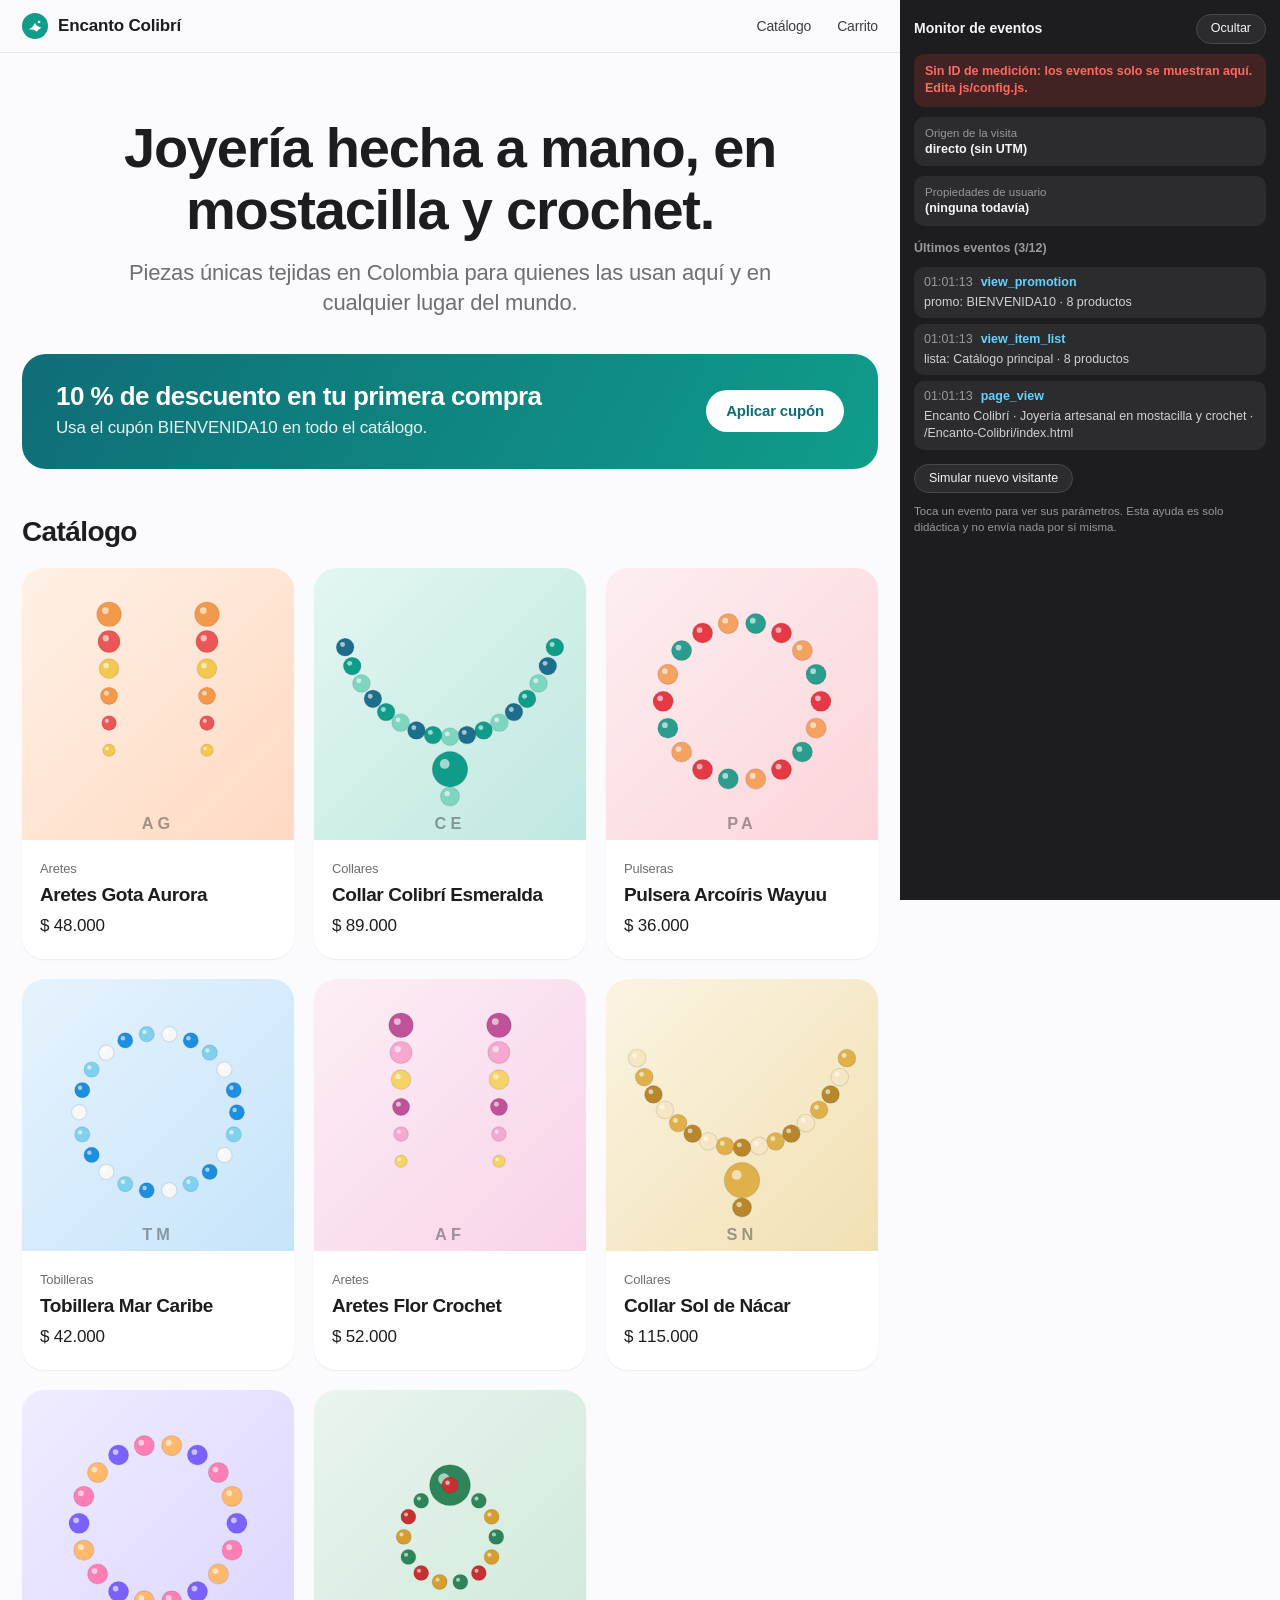
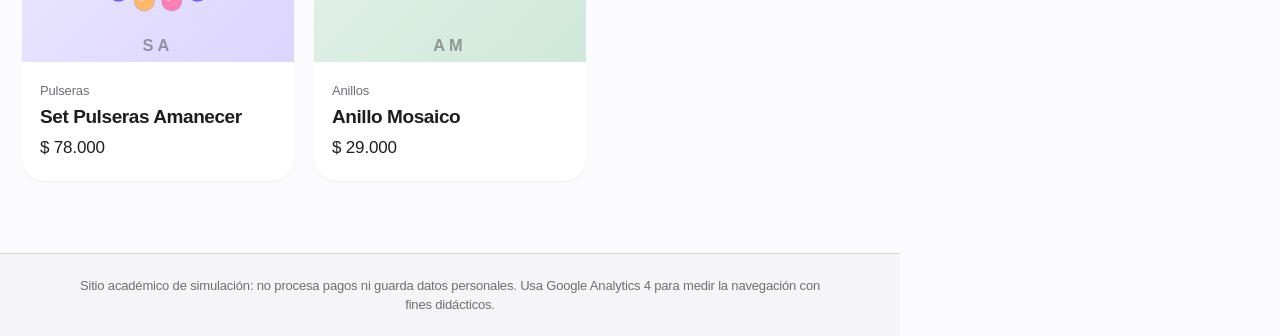
<file: Encanto-Colibri/index.html>
<!DOCTYPE html>
<html lang="es">
<head>
<meta charset="utf-8">
<meta name="viewport" content="width=device-width, initial-scale=1">
<title>Encanto Colibrí · Joyería artesanal en mostacilla y crochet</title>
<link rel="stylesheet" href="css/estilos.css">
</head>
<body>
<header class="nav"><div class="nav-in"><a class="logo" href="index.html"><svg viewBox="0 0 32 32" width="26" height="26" aria-hidden="true"><circle cx="16" cy="16" r="16" fill="#0f9d8a"/><path d="M8 20c4-1 6-4 8-8 1 3 3 5 8 6-3 1-4 3-6 5-2-2-5-3-10-3z" fill="#fff"/><circle cx="21" cy="11" r="1.6" fill="#fff"/></svg><span>Encanto Colibrí</span></a><nav><a href="index.html">Catálogo</a><a href="carrito.html">Carrito <span class="badge" data-contador hidden>0</span></a></nav></div></header>
<main class="contenedor">
  <section class="hero">
    <h1>Joyería hecha a mano, en mostacilla y crochet.</h1>
    <p>Piezas únicas tejidas en Colombia para quienes las usan aquí y en cualquier lugar del mundo.</p>
  </section>
  <a id="banner" class="banner" href="carrito.html" hidden>
    <div><h2 class="banner-titulo">10 % de descuento en tu primera compra</h2><p class="banner-texto">Usa el cupón BIENVENIDA10 en todo el catálogo.</p></div>
    <span class="banner-boton">Aplicar cupón</span>
  </a>
  <section><h2 class="seccion">Catálogo</h2><div id="grid" class="grid"></div></section>
</main>
<footer class="pie"><p>Sitio académico de simulación: no procesa pagos ni guarda datos personales. Usa Google Analytics 4 para medir la navegación con fines didácticos.</p></footer>
<script src="js/config.js"></script>
<script src="js/productos.js"></script>
<script src="js/carrito.js"></script>
<script src="js/monitor.js"></script>
<script src="js/analytics.js"></script>
<script src="js/index.js"></script>
</body>
</html>
</file>
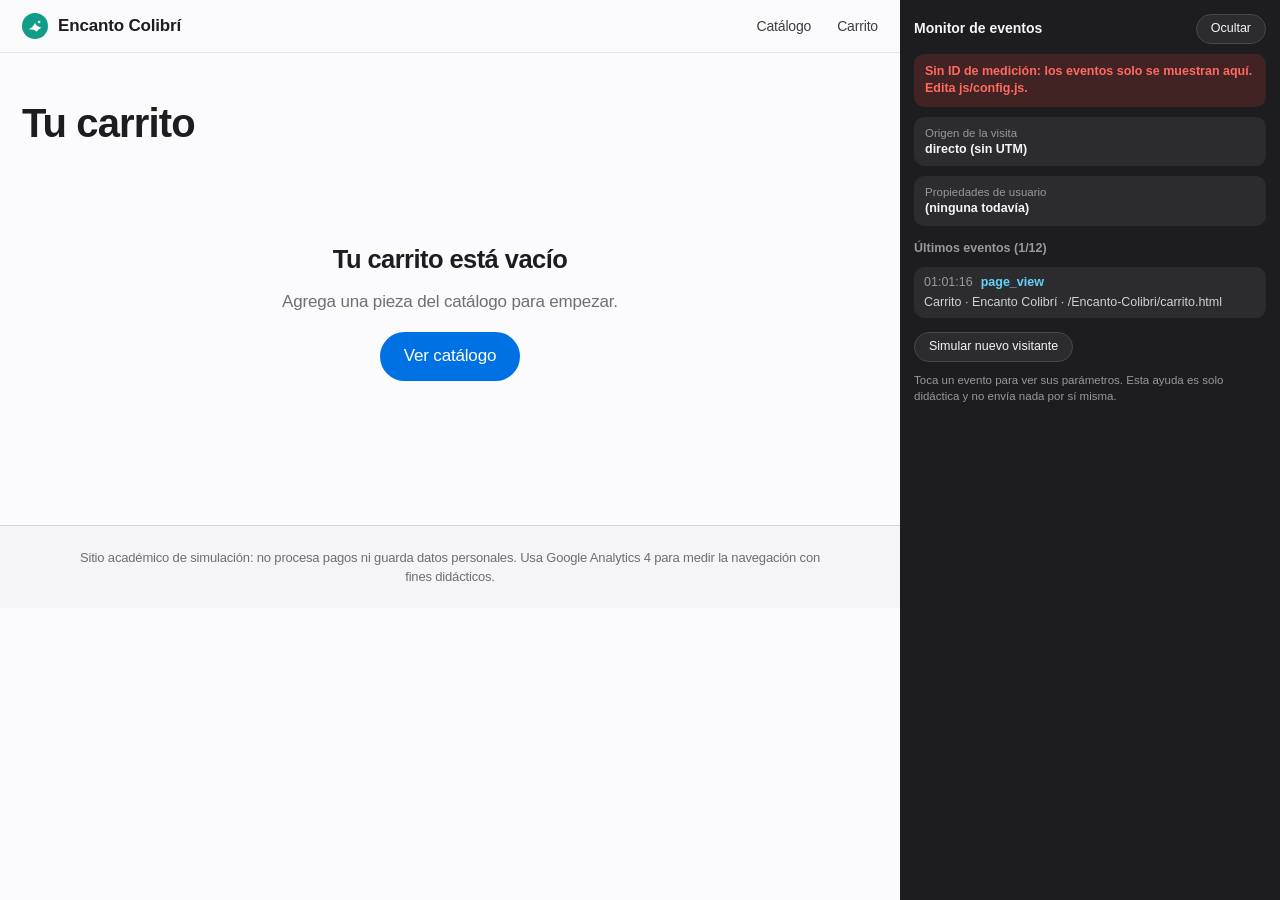
<file: Encanto-Colibri/carrito.html>
<!DOCTYPE html>
<html lang="es">
<head>
<meta charset="utf-8">
<meta name="viewport" content="width=device-width, initial-scale=1">
<title>Carrito · Encanto Colibrí</title>
<link rel="stylesheet" href="css/estilos.css">
</head>
<body>
<header class="nav"><div class="nav-in"><a class="logo" href="index.html"><svg viewBox="0 0 32 32" width="26" height="26" aria-hidden="true"><circle cx="16" cy="16" r="16" fill="#0f9d8a"/><path d="M8 20c4-1 6-4 8-8 1 3 3 5 8 6-3 1-4 3-6 5-2-2-5-3-10-3z" fill="#fff"/><circle cx="21" cy="11" r="1.6" fill="#fff"/></svg><span>Encanto Colibrí</span></a><nav><a href="index.html">Catálogo</a><a href="carrito.html">Carrito <span class="badge" data-contador hidden>0</span></a></nav></div></header>
<main class="contenedor"><h1 class="titulo">Tu carrito</h1><div id="carrito"></div></main>
<footer class="pie"><p>Sitio académico de simulación: no procesa pagos ni guarda datos personales. Usa Google Analytics 4 para medir la navegación con fines didácticos.</p></footer>
<script src="js/config.js"></script>
<script src="js/productos.js"></script>
<script src="js/carrito.js"></script>
<script src="js/monitor.js"></script>
<script src="js/analytics.js"></script>
<script src="js/carrito-pagina.js"></script>
</body>
</html>
</file>
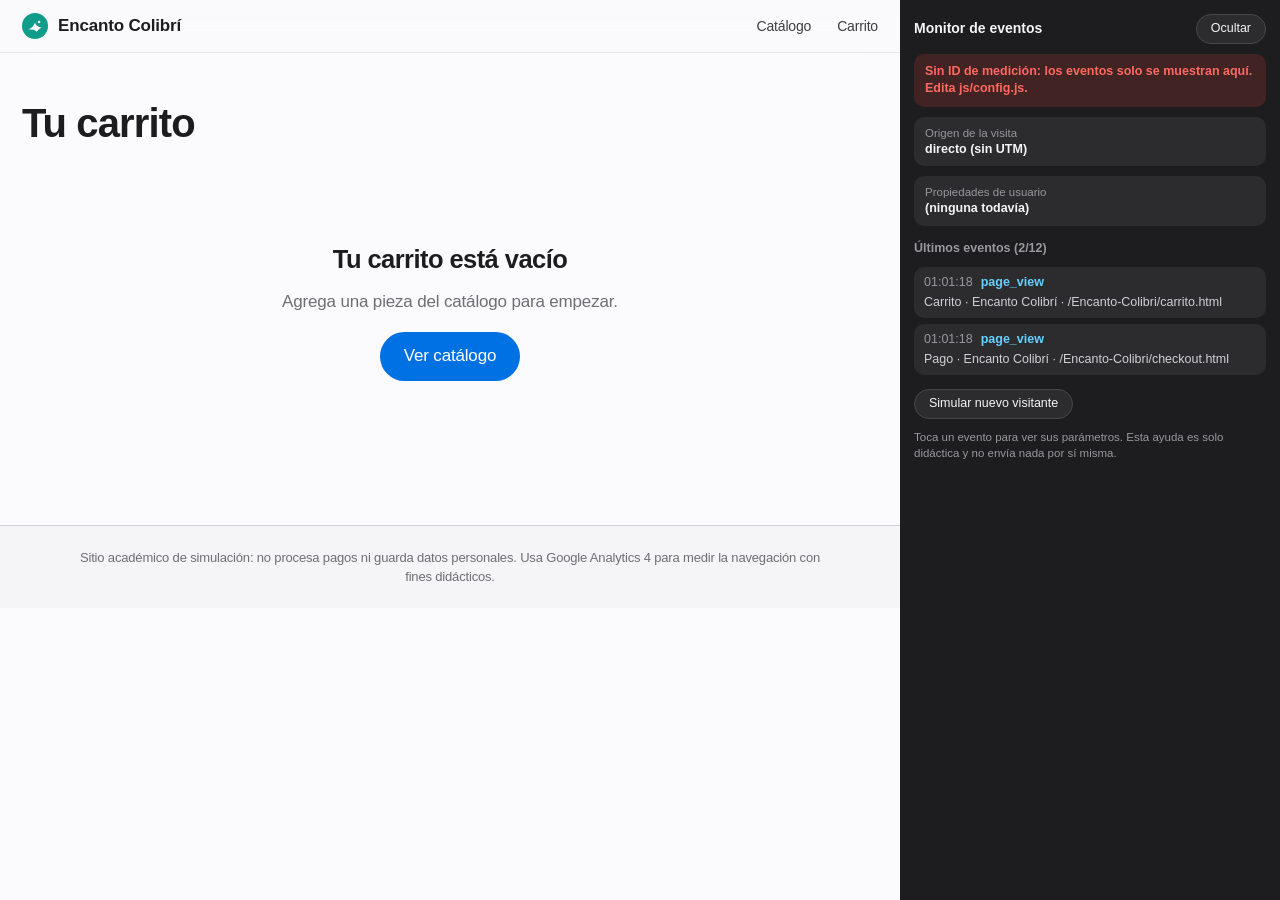
<file: Encanto-Colibri/checkout.html>
<!DOCTYPE html>
<html lang="es">
<head>
<meta charset="utf-8">
<meta name="viewport" content="width=device-width, initial-scale=1">
<title>Pago · Encanto Colibrí</title>
<link rel="stylesheet" href="css/estilos.css">
</head>
<body>
<header class="nav"><div class="nav-in"><a class="logo" href="index.html"><svg viewBox="0 0 32 32" width="26" height="26" aria-hidden="true"><circle cx="16" cy="16" r="16" fill="#0f9d8a"/><path d="M8 20c4-1 6-4 8-8 1 3 3 5 8 6-3 1-4 3-6 5-2-2-5-3-10-3z" fill="#fff"/><circle cx="21" cy="11" r="1.6" fill="#fff"/></svg><span>Encanto Colibrí</span></a><nav><a href="index.html">Catálogo</a><a href="carrito.html">Carrito <span class="badge" data-contador hidden>0</span></a></nav></div></header>
<main class="contenedor">
  <h1 class="titulo">Pago</h1>
  <ol class="pasos"><li id="ind1" class="activo">1. Envío</li><li id="ind2">2. Pago simulado</li></ol>
  <div class="dos-col">
    <div>
      <section id="paso1">
        <form id="form-envio" novalidate>
          <h2>Envío</h2>
          <label class="campo">Nombre ficticio
            <input id="nombre" type="text" required placeholder="Ej.: Ana Ejemplo" autocomplete="off">
            <small>Usa un nombre inventado. No se guarda ni se envía a ninguna parte.</small>
          </label>
          <label class="campo">País
            <select id="pais" required><option value="">Selecciona un país</option></select>
          </label>
          <fieldset class="campo"><legend>Servicio de envío</legend>
            <label class="opcion"><input type="radio" name="servicio" value="Estándar" checked><span id="precio-Estándar"></span></label>
            <label class="opcion"><input type="radio" name="servicio" value="Express"><span id="precio-Express"></span></label>
            <small>Envío nacional estándar gratis desde $ 150.000 en productos.</small>
          </fieldset>
          <button type="submit" class="btn ancho">Continuar al pago</button>
        </form>
      </section>
      <section id="paso2" hidden>
        <form id="form-pago">
          <h2>Pago simulado</h2>
          <p class="nota" id="envio-elegido"></p>
          <fieldset class="campo"><legend>Medio de pago</legend>
            <label class="opcion"><input type="radio" name="pago" value="Tarjeta de crédito" checked><span>Tarjeta de crédito</span></label>
            <label class="opcion"><input type="radio" name="pago" value="PSE"><span>PSE</span></label>
            <label class="opcion"><input type="radio" name="pago" value="Nequi"><span>Nequi</span></label>
            <label class="opcion"><input type="radio" name="pago" value="PayPal"><span>PayPal</span></label>
            <small>No se piden ni se guardan datos de tarjeta ni de cuentas.</small>
          </fieldset>
          <button type="submit" class="btn ancho">Pagar (simulado)</button>
          <button type="button" class="enlace centro-btn" id="volver">Volver al envío</button>
        </form>
      </section>
    </div>
    <aside class="resumen" id="resumen"></aside>
  </div>
</main>
<footer class="pie"><p>Sitio académico de simulación: no procesa pagos ni guarda datos personales. Usa Google Analytics 4 para medir la navegación con fines didácticos.</p></footer>
<script src="js/config.js"></script>
<script src="js/productos.js"></script>
<script src="js/carrito.js"></script>
<script src="js/monitor.js"></script>
<script src="js/analytics.js"></script>
<script src="js/checkout.js"></script></body></html>
</file>
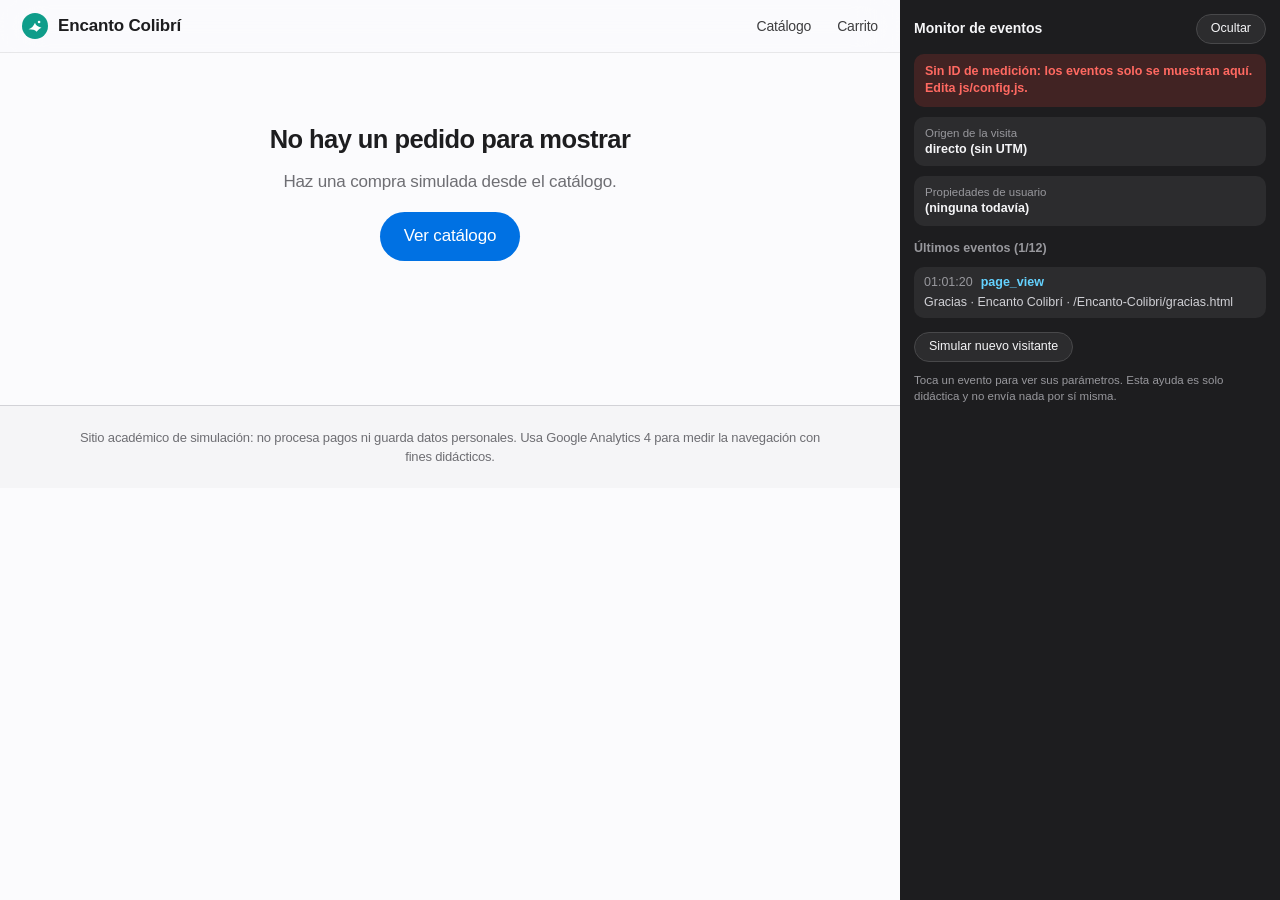
<file: Encanto-Colibri/gracias.html>
<!DOCTYPE html>
<html lang="es">
<head>
<meta charset="utf-8">
<meta name="viewport" content="width=device-width, initial-scale=1">
<title>Gracias · Encanto Colibrí</title>
<link rel="stylesheet" href="css/estilos.css">
</head>
<body>
<header class="nav"><div class="nav-in"><a class="logo" href="index.html"><svg viewBox="0 0 32 32" width="26" height="26" aria-hidden="true"><circle cx="16" cy="16" r="16" fill="#0f9d8a"/><path d="M8 20c4-1 6-4 8-8 1 3 3 5 8 6-3 1-4 3-6 5-2-2-5-3-10-3z" fill="#fff"/><circle cx="21" cy="11" r="1.6" fill="#fff"/></svg><span>Encanto Colibrí</span></a><nav><a href="index.html">Catálogo</a><a href="carrito.html">Carrito <span class="badge" data-contador hidden>0</span></a></nav></div></header>
<main class="contenedor"><div id="pedido"></div></main>
<footer class="pie"><p>Sitio académico de simulación: no procesa pagos ni guarda datos personales. Usa Google Analytics 4 para medir la navegación con fines didácticos.</p></footer>
<script src="js/config.js"></script>
<script src="js/productos.js"></script>
<script src="js/carrito.js"></script>
<script src="js/monitor.js"></script>
<script src="js/analytics.js"></script>
<script src="js/gracias.js"></script>
</body>
</html>
</file>
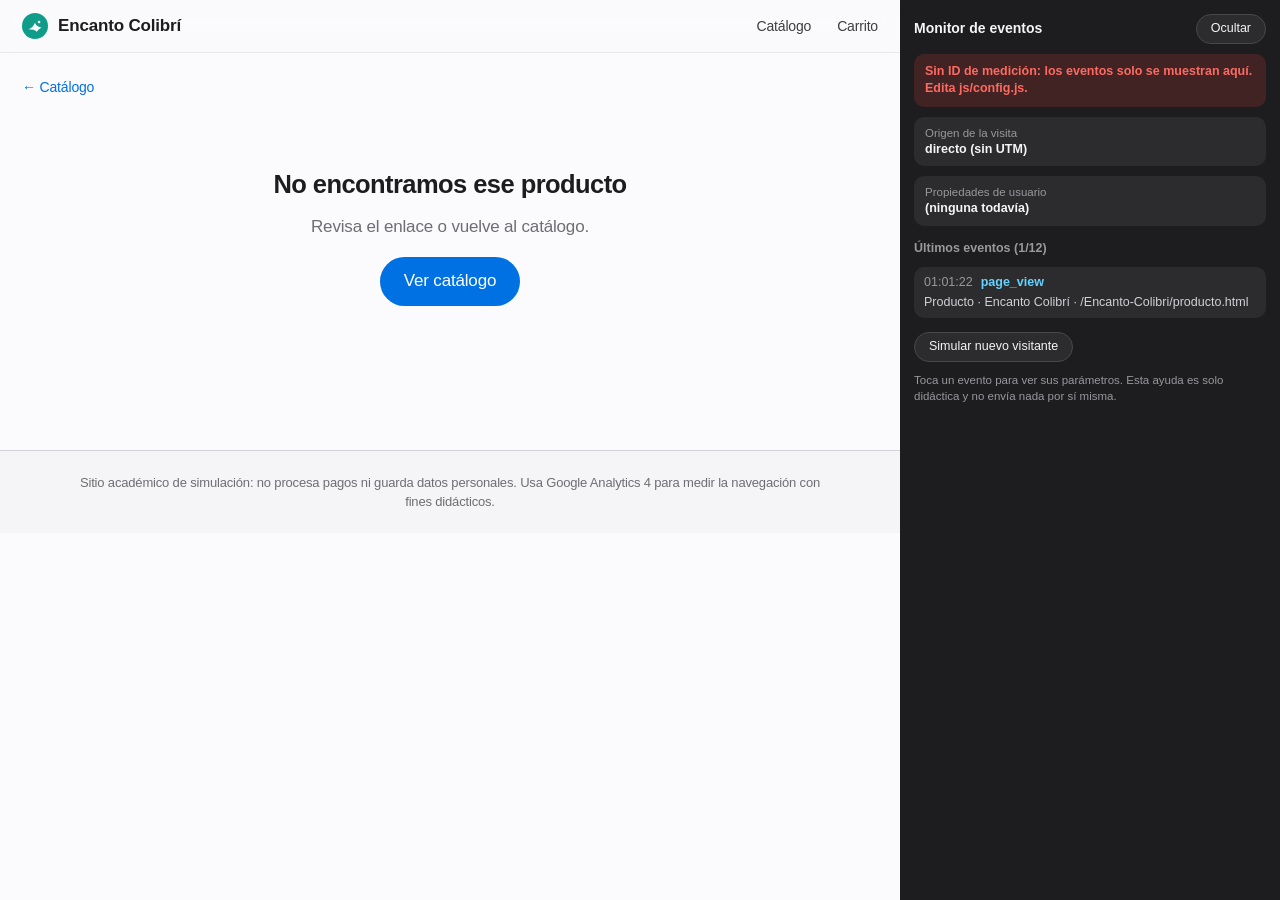
<file: Encanto-Colibri/producto.html>
<!DOCTYPE html>
<html lang="es">
<head>
<meta charset="utf-8">
<meta name="viewport" content="width=device-width, initial-scale=1">
<title>Producto · Encanto Colibrí</title>
<link rel="stylesheet" href="css/estilos.css">
</head>
<body>
<header class="nav"><div class="nav-in"><a class="logo" href="index.html"><svg viewBox="0 0 32 32" width="26" height="26" aria-hidden="true"><circle cx="16" cy="16" r="16" fill="#0f9d8a"/><path d="M8 20c4-1 6-4 8-8 1 3 3 5 8 6-3 1-4 3-6 5-2-2-5-3-10-3z" fill="#fff"/><circle cx="21" cy="11" r="1.6" fill="#fff"/></svg><span>Encanto Colibrí</span></a><nav><a href="index.html">Catálogo</a><a href="carrito.html">Carrito <span class="badge" data-contador hidden>0</span></a></nav></div></header>
<main class="contenedor"><p class="migas"><a href="index.html">← Catálogo</a></p><div id="detalle"></div></main>
<footer class="pie"><p>Sitio académico de simulación: no procesa pagos ni guarda datos personales. Usa Google Analytics 4 para medir la navegación con fines didácticos.</p></footer>
<script src="js/config.js"></script>
<script src="js/productos.js"></script>
<script src="js/carrito.js"></script>
<script src="js/monitor.js"></script>
<script src="js/analytics.js"></script>
<script src="js/producto.js"></script>
</body>
</html>
</file>
<file: Encanto-Colibri/css/estilos.css>
/* Encanto Colibrí · estilo inspirado en Apple */
:root{
  --bg:#fefefe; --card:#ffffff; --texto:#111111; --sec:#555555; --linea:#e0e0e0;
  --acento:#0066cc; --acento-h:#005bb5; --verde:#0a9d8a; --rojo:#d60015; --gris:#f9f9fb;
  --bg:#fbfbfd; --card:#fff; --texto:#1d1d1f; --sec:#6e6e73; --linea:#d2d2d7;
  --acento:#0071e3; --acento-h:#0077ed; --verde:#0f9d8a; --rojo:#d70015; --gris:#f5f5f7;
  --fuente:-apple-system,BlinkMacSystemFont,"SF Pro Text","SF Pro Display","Segoe UI",Roboto,Helvetica,Arial,sans-serif;
}
*{box-sizing:border-box}
html{-webkit-text-size-adjust:100%}
body{margin:0;background:var(--bg);color:var(--texto);font-family:var(--fuente);font-size:17px;line-height:1.47;letter-spacing:-.01em}
img,svg{max-width:100%}
a{color:var(--acento);text-decoration:none}
a:hover{text-decoration:underline}
h1,h2,h3{letter-spacing:-.022em;line-height:1.1;margin:0}
button,input,select{font:inherit;color:inherit}
:focus-visible{outline:3px solid rgba(0,113,227,.45);outline-offset:2px}
[hidden]{display:none!important}

/* Navegación */
.nav{position:sticky;top:0;z-index:20;background:rgba(251,251,253,.8);-webkit-backdrop-filter:saturate(180%) blur(20px);backdrop-filter:saturate(180%) blur(20px);border-bottom:1px solid rgba(0,0,0,.08)}
.nav-in{max-width:1080px;margin:0 auto;padding:0 22px;height:52px;display:flex;align-items:center;justify-content:space-between}
.logo{display:flex;align-items:center;gap:10px;color:var(--texto);font-weight:600;font-size:17px}
.logo:hover{text-decoration:none}
.nav nav{display:flex;gap:26px}
.nav nav a{color:var(--texto);font-size:14px;opacity:.85}
.badge{display:inline-block;min-width:18px;padding:0 6px;border-radius:9px;background:var(--acento);color:#fff;font-size:11px;line-height:18px;text-align:center}

.contenedor{max-width:1080px;margin:0 auto;padding:0 22px 72px}
.titulo{font-size:40px;font-weight:700;margin:48px 0 28px}
.migas{margin:24px 0 0;font-size:14px}
.seccion{font-size:28px;font-weight:700;margin:48px 0 20px}

/* Hero */
.hero{text-align:center;padding:64px 0 36px}
.hero h1{font-size:clamp(32px,5.4vw,56px);font-weight:700;max-width:16em;margin:0 auto}
.hero p{color:var(--sec);font-size:clamp(18px,2.2vw,22px);max-width:30em;margin:18px auto 0;line-height:1.35}

/* Banner de cupón */
.banner{display:flex;align-items:center;justify-content:space-between;gap:20px;flex-wrap:wrap;padding:28px 34px;border-radius:24px;background:linear-gradient(120deg,#0f6d77,#0f9d8a);color:#fff}
.banner:hover{text-decoration:none;filter:brightness(1.05)}
.banner h2{font-size:26px;font-weight:700}
.banner p{margin:6px 0 0;opacity:.9}
.banner-boton{background:#fff;color:#0f6d77;border-radius:980px;padding:10px 20px;font-weight:600;font-size:15px;white-space:nowrap}

/* Catálogo */
.grid{display:grid;grid-template-columns:repeat(auto-fill,minmax(220px,1fr));gap:20px}
.tarjeta{display:block;background:var(--card);border-radius:22px;overflow:hidden;color:var(--texto);box-shadow:0 1px 2px rgba(0,0,0,.06);transition:box-shadow .2s,transform .2s}
.tarjeta:hover{text-decoration:none;box-shadow:0 10px 30px rgba(0,0,0,.12);transform:translateY(-2px)}
.tarjeta-img svg,.detalle-img svg,.linea-img svg{display:block;width:100%;height:auto}
.tarjeta-info{padding:16px 18px 20px}
.tarjeta-info h3{font-size:19px;font-weight:600;margin:4px 0 8px}
.cat{color:var(--sec);font-size:13px}
.precio{margin:0;font-size:17px}
.precio.grande{font-size:26px;font-weight:600;margin:10px 0 14px}

/* Detalle */
.detalle-grid{display:grid;grid-template-columns:1fr 1fr;gap:48px;margin-top:20px;align-items:start}
.detalle-img{border-radius:28px;overflow:hidden;background:var(--gris)}
.detalle-info h1{font-size:40px;font-weight:700;margin-top:6px}
.desc{color:var(--sec);margin:0 0 10px}
.ref{color:var(--sec);font-size:13px;margin:0 0 20px}

/* Botones */
.btn{display:inline-block;border:0;cursor:pointer;background:var(--acento);color:#fff;padding:12px 24px;border-radius:980px;font-size:17px;text-align:center}
.btn:hover{background:var(--acento-h);text-decoration:none}
.btn-sec{background:#e8e8ed;color:var(--texto)}
.btn-sec:hover{background:#dcdce1}
.btn.ancho{width:100%;margin-top:6px}
.enlace{background:none;border:0;padding:0;color:var(--acento);cursor:pointer;font-size:14px}
.enlace:hover{text-decoration:underline}
.centro-btn{display:block;margin:16px auto 0}
.acciones{display:flex;gap:12px;flex-wrap:wrap;margin-top:18px}
.cantidad{display:inline-flex;align-items:center;border:1px solid var(--linea);border-radius:980px;background:#fff}
.cantidad button{width:38px;height:38px;border:0;background:none;font-size:20px;cursor:pointer;border-radius:50%}
.cantidad button:hover{background:var(--gris)}
.cantidad span{min-width:28px;text-align:center}
.aviso{margin:14px 0 0;padding:10px 14px;border-radius:12px;background:#e9f7ef;color:#126b3a;font-size:15px}
.aviso.error{background:#fdecee;color:var(--rojo)}

/* Carrito y resumen */
.dos-col{display:grid;grid-template-columns:1fr 360px;gap:36px;align-items:start}
.lineas{list-style:none;margin:0;padding:0;display:grid;gap:14px}
.linea{display:grid;grid-template-columns:88px 1fr auto;gap:18px;align-items:center;background:#fff;border-radius:20px;padding:14px;box-shadow:0 1px 2px rgba(0,0,0,.06)}
.linea-img{border-radius:14px;overflow:hidden}
.linea-info h3{font-size:18px;font-weight:600}
.linea-info p{margin:4px 0 0;font-size:15px}
.linea-info s{color:var(--sec)}
.linea-acc{display:grid;justify-items:end;gap:6px}
.subt{margin:0;font-weight:600}
.resumen{background:#fff;border-radius:22px;padding:24px;box-shadow:0 1px 2px rgba(0,0,0,.06);position:sticky;top:76px}
.resumen h2{font-size:22px;margin-bottom:14px}
.resumen dl{display:grid;grid-template-columns:1fr auto;gap:8px 12px;margin:14px 0}
.resumen dt,.resumen dd{margin:0}
.resumen dd{text-align:right}
.total{font-weight:700;font-size:19px;padding-top:10px;border-top:1px solid var(--linea)}
.desc-ok{color:#126b3a}
.nota{color:var(--sec);font-size:14px;margin:8px 0}
.mini{list-style:none;margin:0;padding:0;font-size:15px}
.mini li{display:flex;justify-content:space-between;gap:12px;padding:4px 0}
.cupon{display:flex;gap:8px}
.cupon input{flex:1;min-width:0}
.cupon-ok{margin:0 0 6px;font-size:15px}
.vacio{text-align:center;padding:72px 0}
.vacio p{color:var(--sec)}
.centro{margin:24px auto;max-width:420px;text-align:left;position:static}

/* Formularios */
input[type=text],select{width:100%;padding:12px 14px;border:1px solid var(--linea);border-radius:12px;background:#fff;font-size:17px}
.campo{display:block;border:0;padding:0;margin:0 0 20px}
.campo legend{padding:0;margin-bottom:8px}
.campo small{display:block;color:var(--sec);font-size:13px;margin-top:6px}
.campo>input,.campo>select{margin-top:6px}
.opcion{display:flex;align-items:center;gap:12px;padding:14px 16px;margin-bottom:10px;background:#fff;border:1px solid var(--linea);border-radius:14px;cursor:pointer}
.opcion:has(input:checked){border-color:var(--acento);box-shadow:0 0 0 1px var(--acento)}
.opcion input{accent-color:var(--acento)}
form h2{font-size:26px;margin-bottom:18px}
.pasos{list-style:none;display:flex;gap:10px;padding:0;margin:0 0 28px;font-size:14px;color:var(--sec)}
.pasos li{padding:6px 14px;border-radius:980px;background:var(--gris)}
.pasos .activo{background:var(--texto);color:#fff}
.pasos .hecho{background:#e9f7ef;color:#126b3a}

/* Gracias */
.gracias{text-align:center;padding:48px 0}
.gracias h1{font-size:40px;font-weight:700;margin:14px 0 6px}
.sub{color:var(--sec)}
.check{width:64px;height:64px;margin:0 auto;border-radius:50%;background:var(--verde);color:#fff;font-size:34px;line-height:64px}

/* Pie */
.pie{border-top:1px solid var(--linea);background:var(--gris);padding:22px;text-align:center;color:var(--sec);font-size:13px}
.pie p{max-width:760px;margin:0 auto}

/* Monitor de eventos */

/* Animaciones */
@keyframes fadeIn {
  from {opacity: 0;}
  to {opacity: 1;}
}
@keyframes slideUp {
  from {transform: translateY(20px); opacity: 0;}
  to {transform: translateY(0); opacity: 1;}
}
.fade-in {opacity: 0;animation: fadeIn 0.6s ease forwards;}
.slide-up {opacity: 0;animation: slideUp 0.6s ease forwards;}

/* Botones con efecto pulsar */
.btn, .btn-sec {
  transition: transform 0.2s ease, background-color 0.2s ease;
}
.btn:hover, .btn-sec:hover {
  transform: scale(1.05);
}

body.con-monitor{padding-right:380px}
body.con-monitor.monitor-oculto{padding-right:0}
.monitor{position:fixed;top:0;right:0;bottom:0;width:380px;z-index:50;background:#1d1d1f;color:#f5f5f7;overflow:auto;font-size:12.5px;line-height:1.4;letter-spacing:0;padding:14px;display:flex;flex-direction:column;gap:10px}
.monitor-cab{display:flex;align-items:center;justify-content:space-between;gap:8px}
.monitor-cab strong{font-size:14px}
.mon-btn,.mon-reset{border:1px solid #48484a;background:#2c2c2e;color:#f5f5f7;border-radius:980px;padding:5px 14px;font-size:12.5px;cursor:pointer}
.mon-btn:hover,.mon-reset:hover{background:#3a3a3c}
.monitor-cuerpo{display:flex;flex-direction:column;gap:10px}
.mon-estado{margin:0;padding:9px 11px;border-radius:10px;font-weight:600}
.mon-estado.ok{background:rgba(48,209,88,.16);color:#30d158}
.mon-estado.error{background:rgba(255,69,58,.16);color:#ff6961}
.mon-bloque{background:#2c2c2e;border-radius:10px;padding:8px 11px}
.mon-bloque span{display:block;color:#98989d;font-size:11.5px}
.mon-bloque b{font-weight:600;word-break:break-word}
.monitor h4{margin:4px 0 0;font-size:12.5px;color:#98989d;font-weight:600}
.mon-lista{list-style:none;margin:0;padding:0;display:grid;gap:6px}
.mon-ev{background:#2c2c2e;border-radius:10px;padding:7px 10px}
.mon-ev summary{cursor:pointer;list-style:none}
.mon-ev summary::-webkit-details-marker{display:none}
.mon-hora{color:#98989d;margin-right:8px;font-variant-numeric:tabular-nums}
.mon-nombre{color:#64d2ff;font-weight:600}
.mon-res{display:block;color:#d1d1d6;margin-top:2px}
.mon-json{margin:8px 0 2px;max-height:180px;overflow:auto;background:#1d1d1f;border-radius:8px;padding:8px;font-size:11px;white-space:pre-wrap;word-break:break-word;color:#d1d1d6}
.mon-vacio{color:#98989d;padding:6px 2px}
.mon-reset{align-self:flex-start;margin-top:4px}
.mon-nota{margin:0;color:#98989d;font-size:11.5px}
.monitor.oculto{top:auto;left:auto;right:12px;bottom:12px;width:auto;height:auto;background:transparent;overflow:visible;padding:0}
.monitor.oculto .monitor-cuerpo,.monitor.oculto .monitor-cab strong{display:none}
.monitor.oculto .mon-btn{background:#1d1d1f;padding:8px 16px;box-shadow:0 4px 16px rgba(0,0,0,.3)}

@media (max-width:819px){
  body.con-monitor{padding-right:0;padding-bottom:300px}
  body.con-monitor.monitor-oculto{padding-bottom:0}
  .monitor{top:auto;left:0;right:0;width:100%;height:300px}
  .monitor.oculto{left:auto;right:12px;width:auto;height:auto}
}
@media (max-width:900px){
  .dos-col{grid-template-columns:1fr}
  .resumen{position:static}
  .detalle-grid{grid-template-columns:1fr;gap:24px}
}
@media (max-width:520px){
  .linea{grid-template-columns:64px 1fr}
  .linea-acc{grid-column:1 / -1;grid-auto-flow:column;justify-content:space-between;justify-items:start;align-items:center}
  .hero{padding:40px 0 24px}
}
@media (prefers-reduced-motion:reduce){*{transition:none!important}}
</file>
